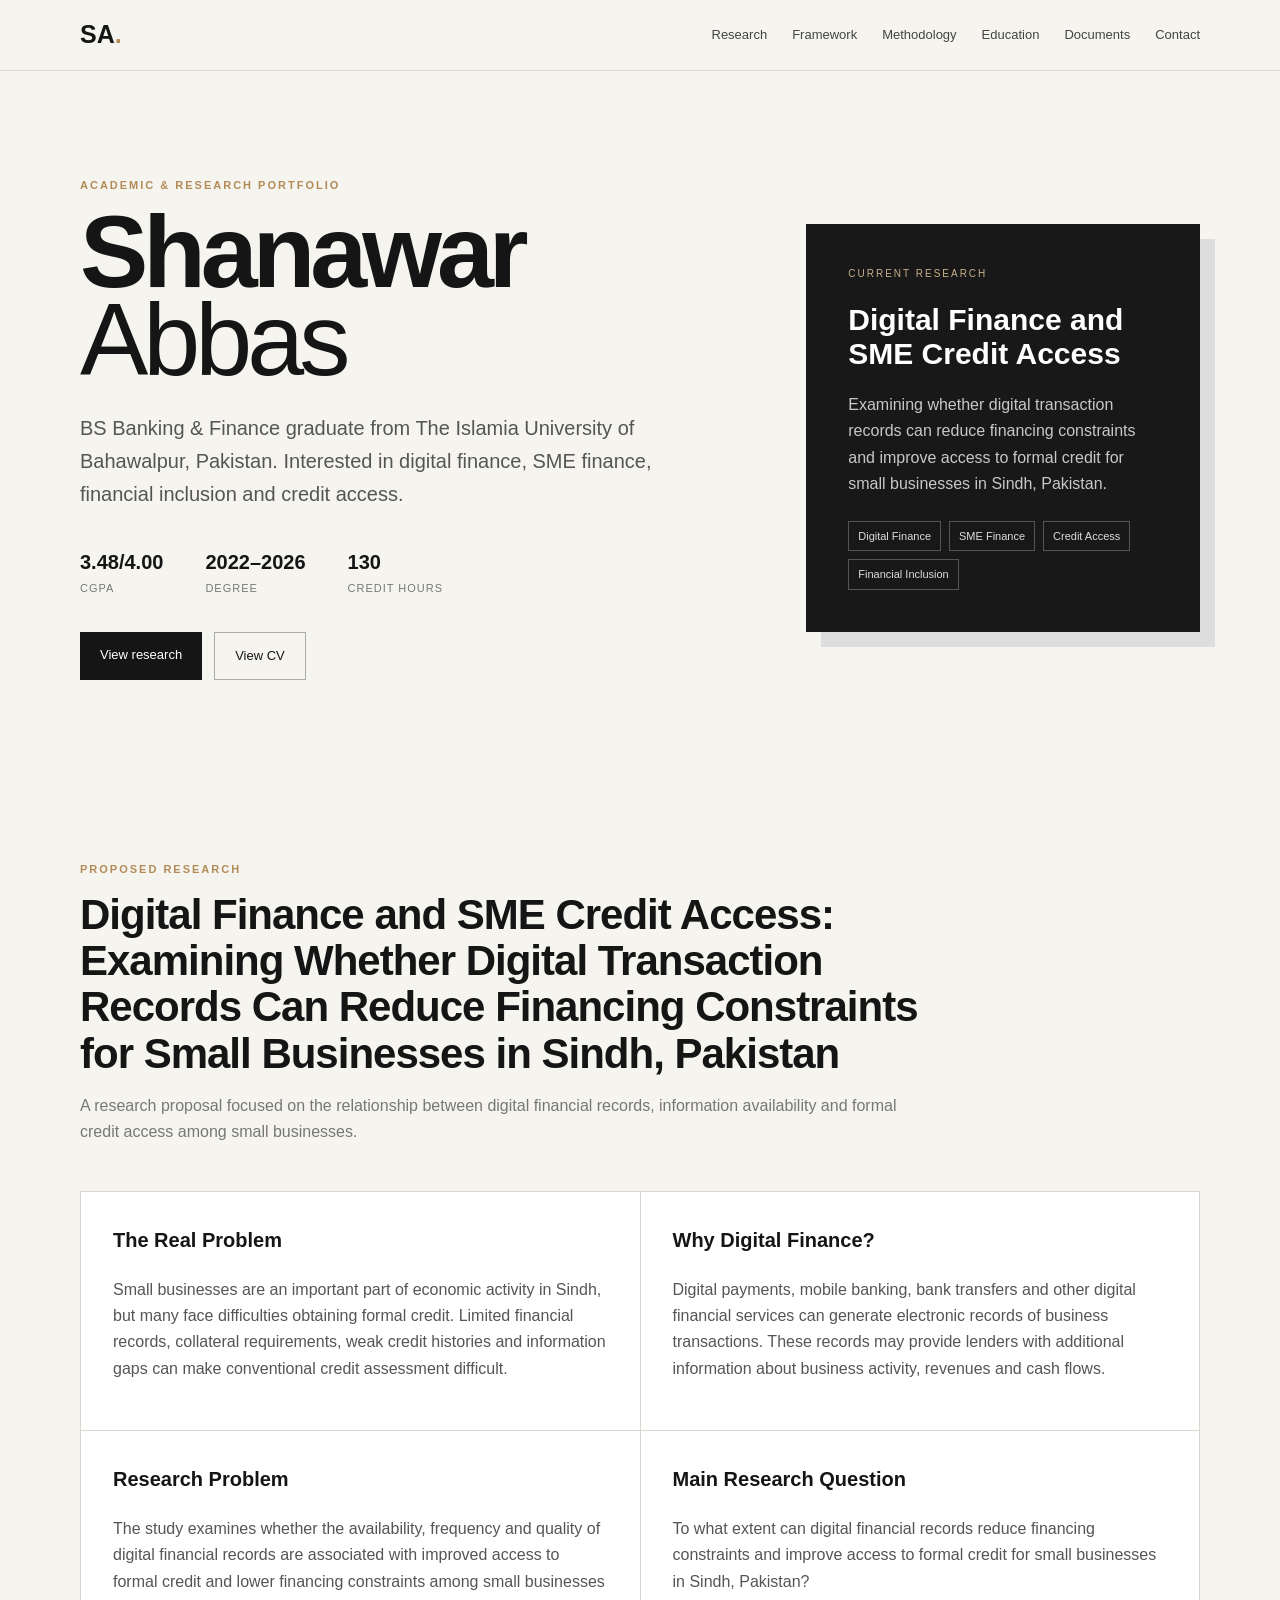
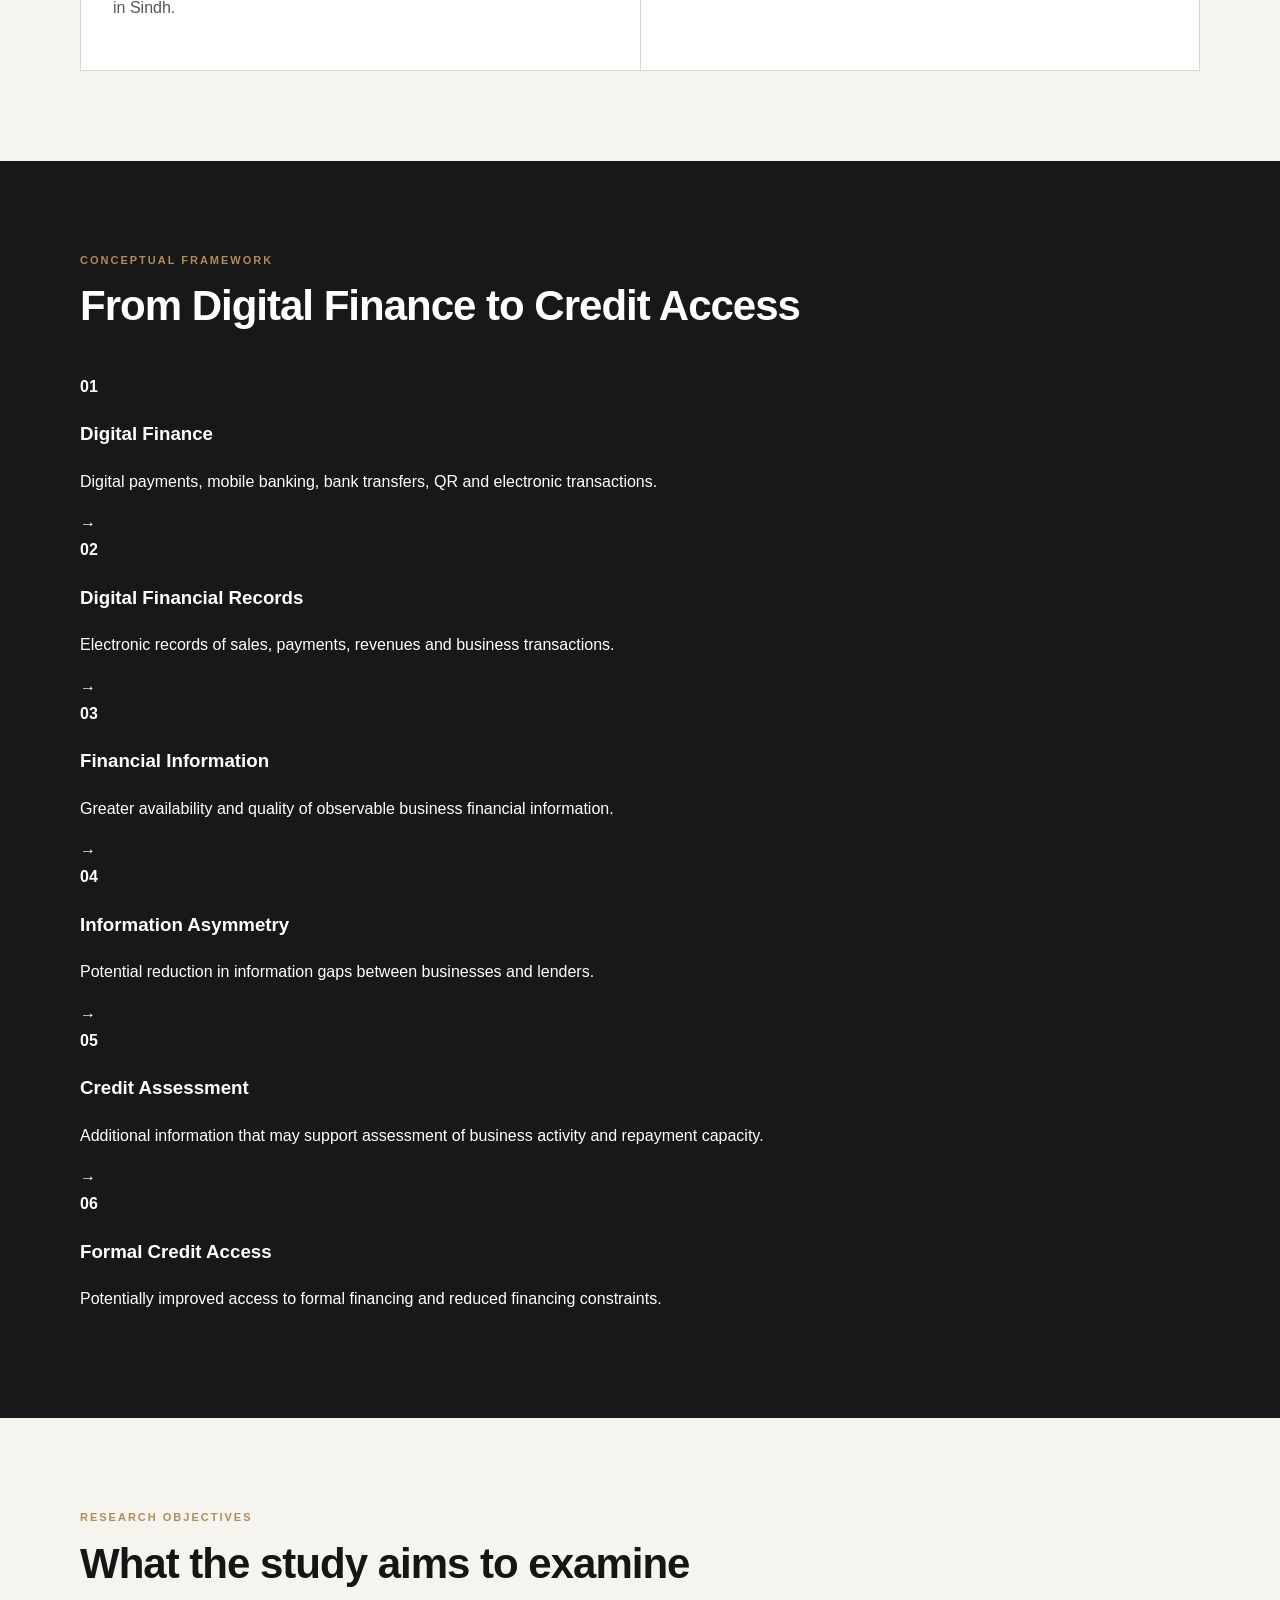
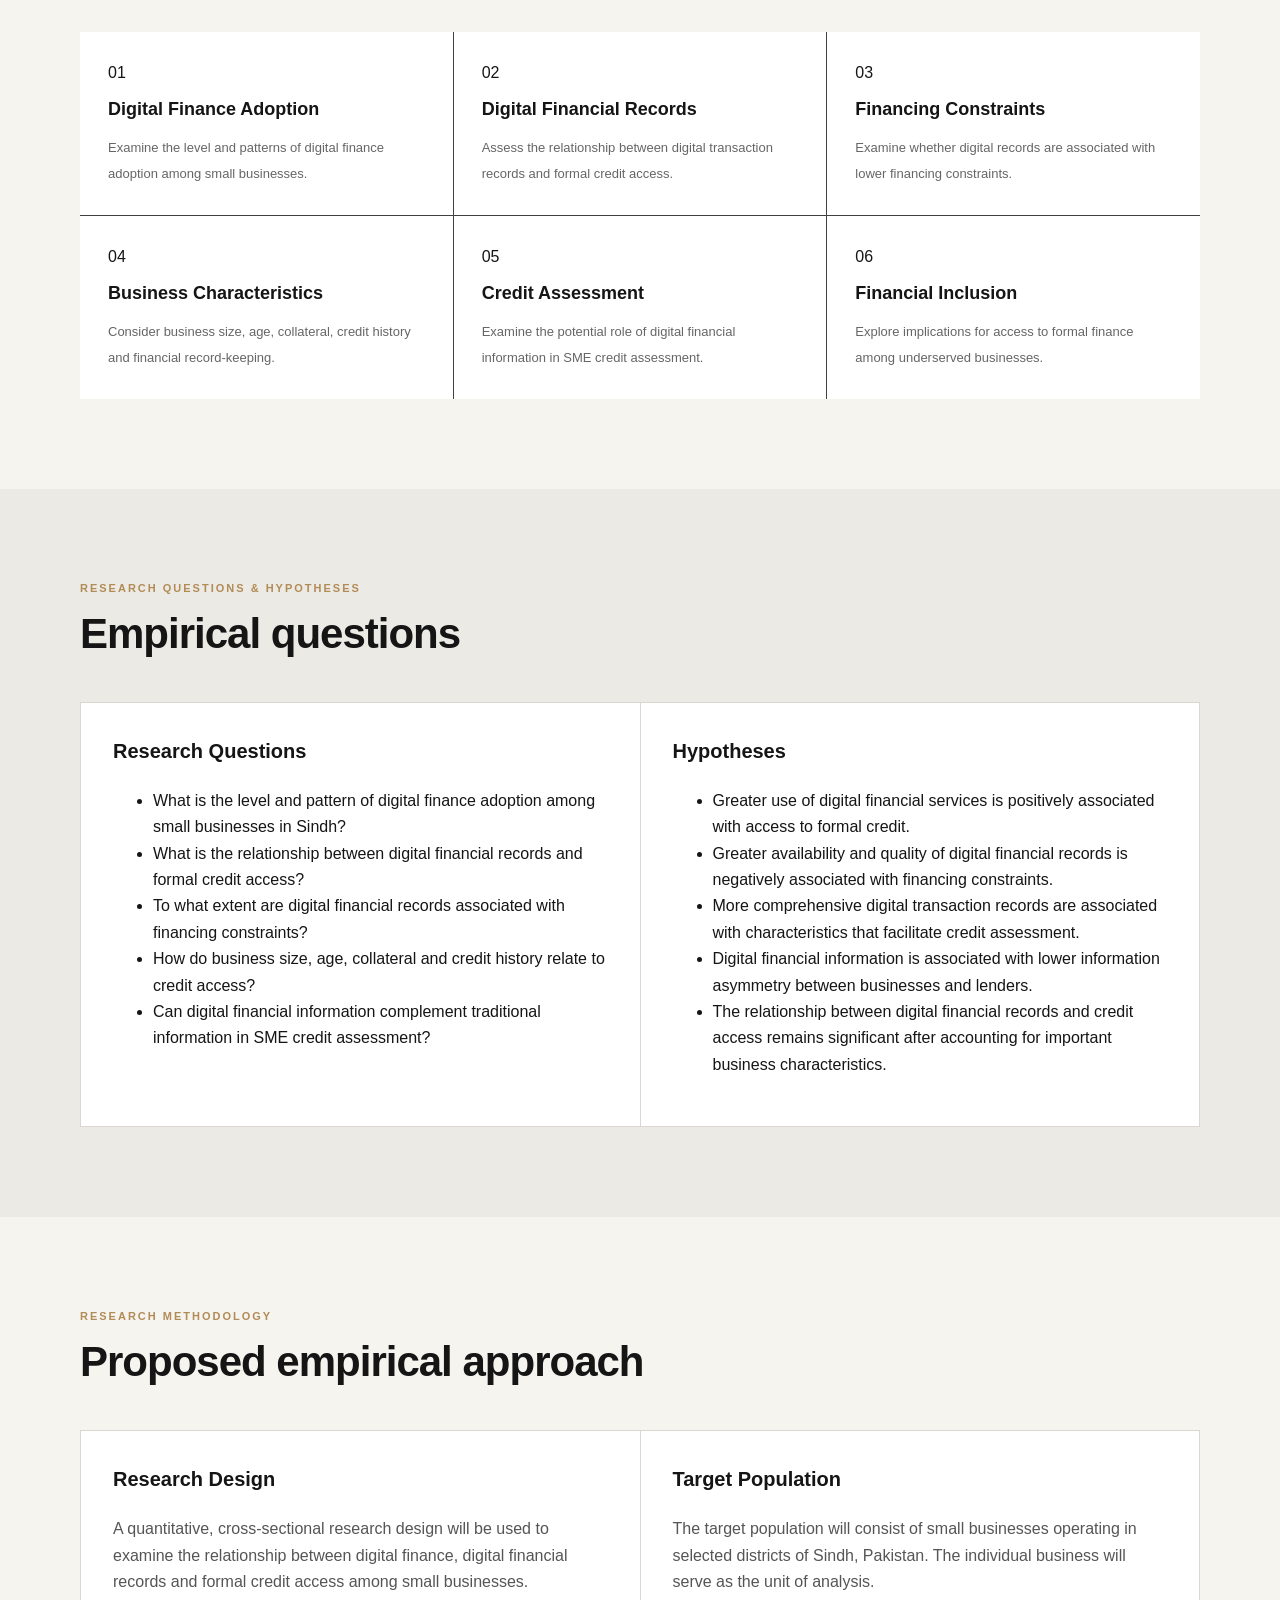
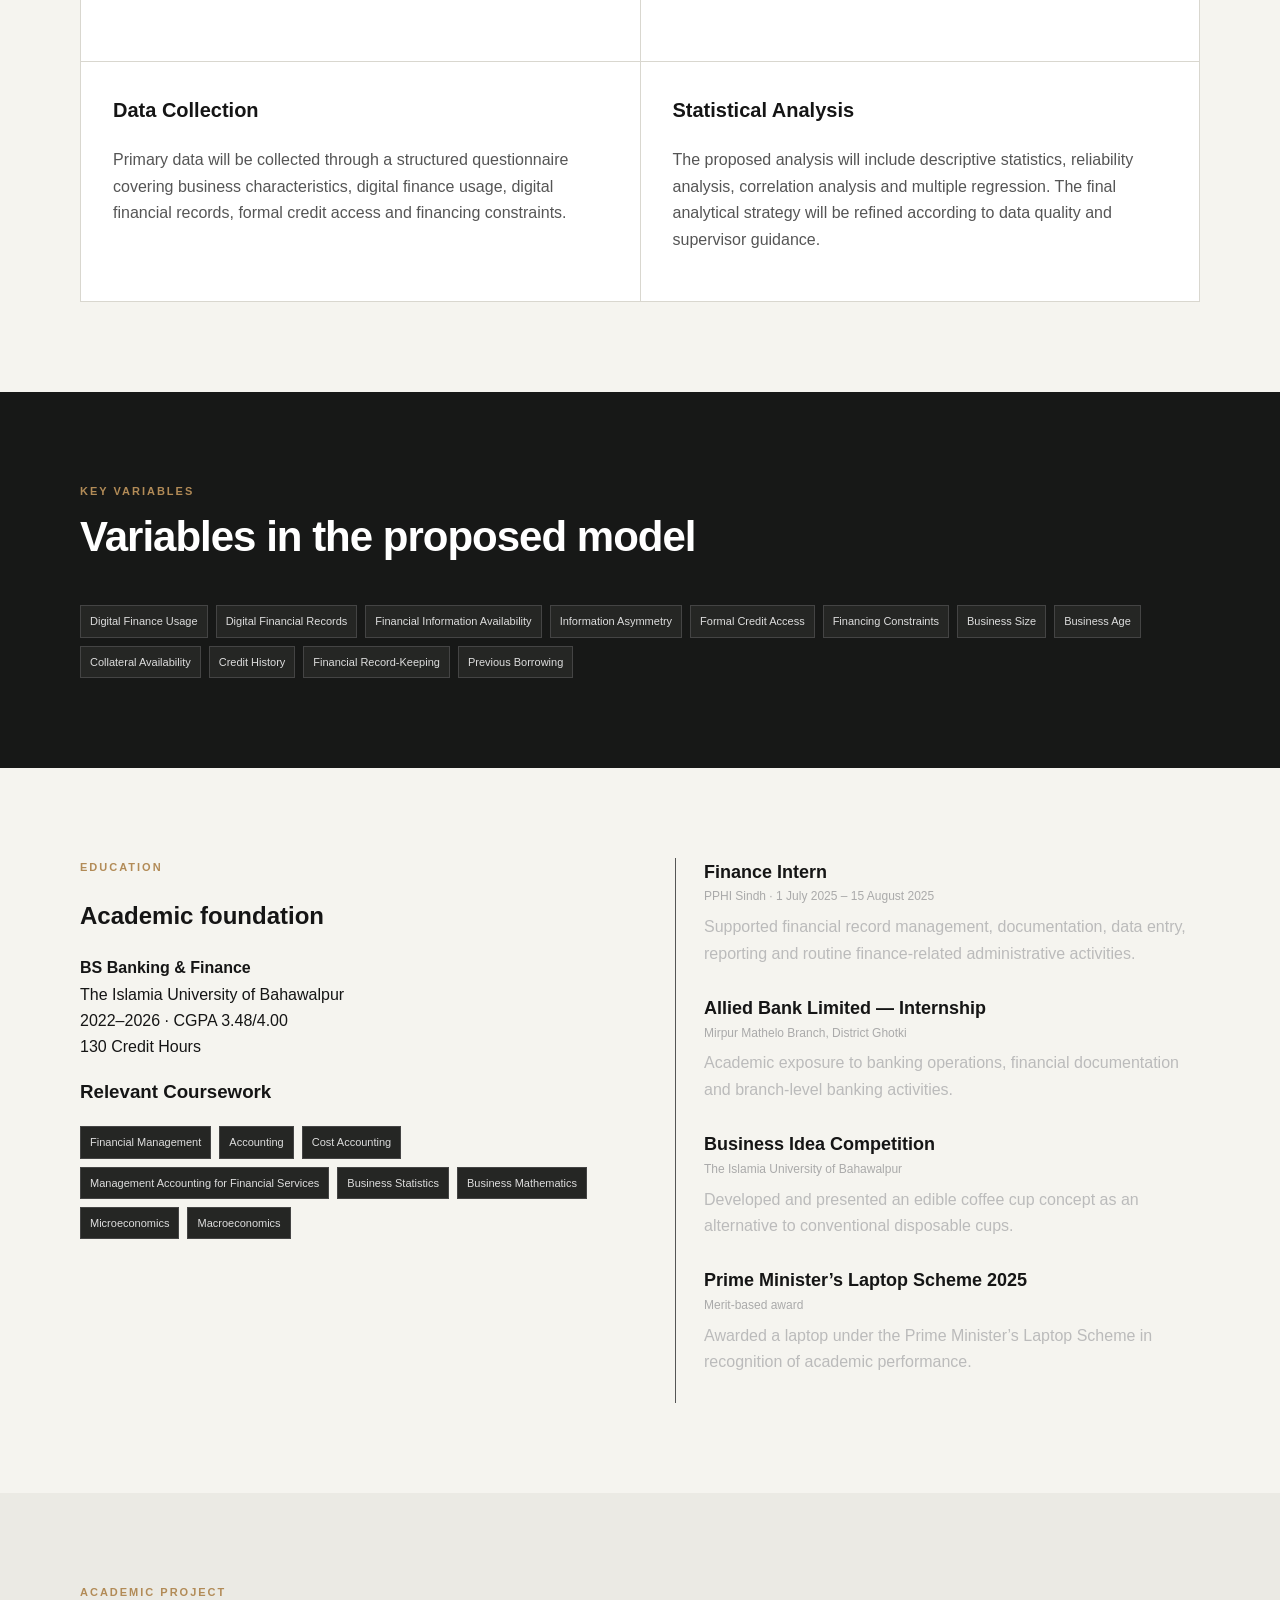
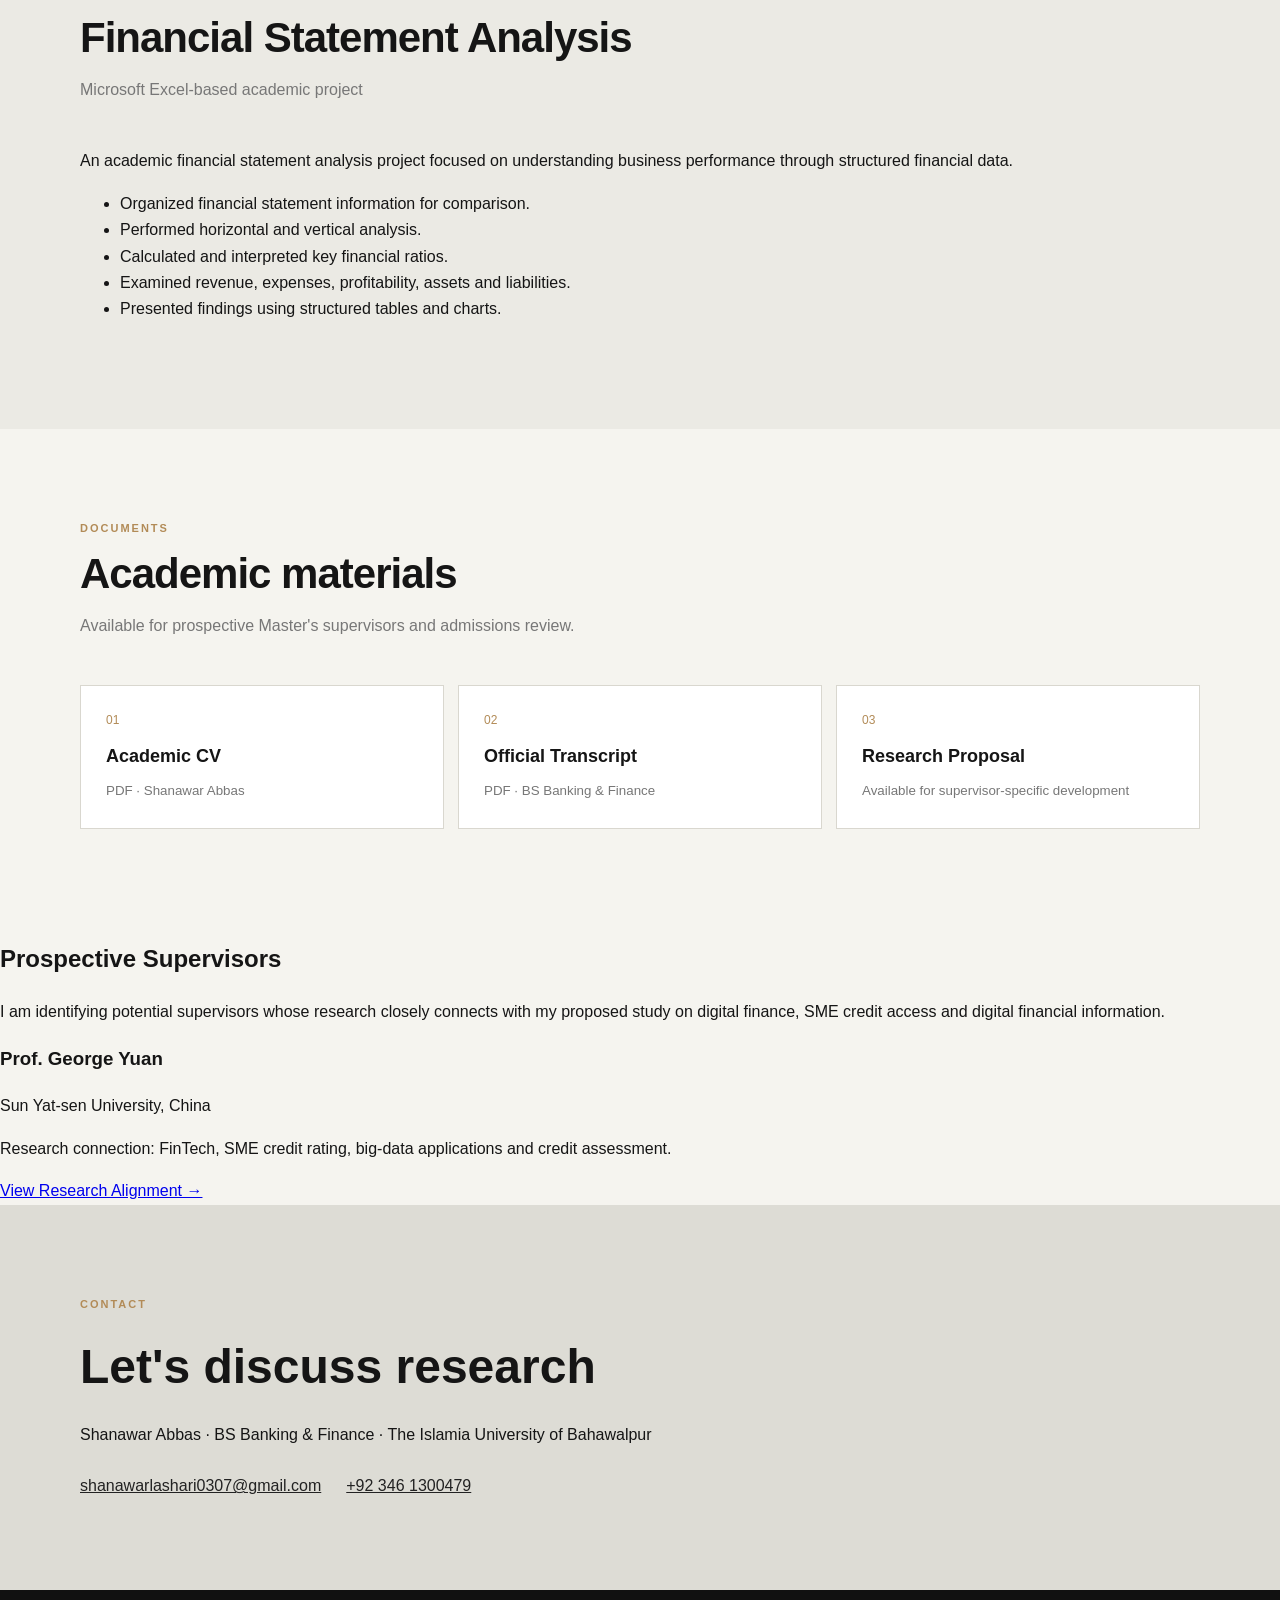
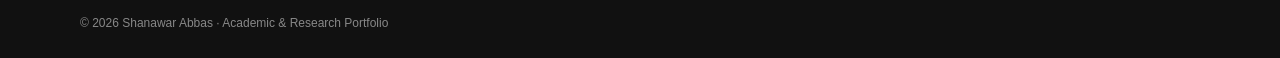
<file: index.html>
<!DOCTYPE html>
<html lang="en">
<head>
<meta charset="UTF-8">
<meta name="viewport" content="width=device-width, initial-scale=1.0">
<title>Shanawar Abbas | Banking & Finance Research</title>
<meta name="description" content="Academic and research portfolio of Shanawar Abbas, BS Banking & Finance graduate from The Islamia University of Bahawalpur, Pakistan.">
<link rel="stylesheet" href="style.css">
</head>

<body>

<header class="nav">
<div class="container nav-inner">
<a class="brand" href="index.html">SA<span>.</span></a>
<nav>
<a href="#research">Research</a>
<a href="#framework">Framework</a>
<a href="#methodology">Methodology</a>
<a href="#education">Education</a>
<a href="#documents">Documents</a>
<a href="#contact">Contact</a>
</nav>
</div>
</header>

<main>

<section class="hero">
<div class="container hero-grid">

<div>
<p class="eyebrow">ACADEMIC & RESEARCH PORTFOLIO</p>

<h1>Shanawar<br><span>Abbas</span></h1>

<p class="lead">
BS Banking & Finance graduate from The Islamia University of Bahawalpur, Pakistan.
Interested in digital finance, SME finance, financial inclusion and credit access.
</p>

<div class="stats">
<div><strong>3.48/4.00</strong><small>CGPA</small></div>
<div><strong>2022–2026</strong><small>Degree</small></div>
<div><strong>130</strong><small>Credit Hours</small></div>
</div>

<div class="actions">
<a class="button" href="#research">View research</a>
<a class="button ghost" href="Shanawar_Abbas_CV.pdf" target="_blank">View CV</a>
</div>
</div>

<aside class="hero-card">
<div class="card-label">CURRENT RESEARCH</div>

<h2>Digital Finance and SME Credit Access</h2>

<p>
Examining whether digital transaction records can reduce financing constraints
and improve access to formal credit for small businesses in Sindh, Pakistan.
</p>

<div class="tags">
<span>Digital Finance</span>
<span>SME Finance</span>
<span>Credit Access</span>
<span>Financial Inclusion</span>
</div>
</aside>

</div>
</section>


<section id="research" class="section">

<div class="container">

<div class="section-head">
<p class="eyebrow">PROPOSED RESEARCH</p>

<h2>
Digital Finance and SME Credit Access:
Examining Whether Digital Transaction Records Can Reduce Financing Constraints for Small Businesses in Sindh, Pakistan
</h2>

<p>
A research proposal focused on the relationship between digital financial
records, information availability and formal credit access among small businesses.
</p>
</div>


<div class="research-grid">

<div class="paper">
<h3>The Real Problem</h3>

<p>
Small businesses are an important part of economic activity in Sindh, but many
face difficulties obtaining formal credit. Limited financial records, collateral
requirements, weak credit histories and information gaps can make conventional
credit assessment difficult.
</p>
</div>


<div class="paper">
<h3>Why Digital Finance?</h3>

<p>
Digital payments, mobile banking, bank transfers and other digital financial
services can generate electronic records of business transactions. These records
may provide lenders with additional information about business activity,
revenues and cash flows.
</p>
</div>


<div class="paper">
<h3>Research Problem</h3>

<p>
The study examines whether the availability, frequency and quality of digital
financial records are associated with improved access to formal credit and
lower financing constraints among small businesses in Sindh.
</p>
</div>


<div class="paper">
<h3>Main Research Question</h3>

<p>
To what extent can digital financial records reduce financing constraints and
improve access to formal credit for small businesses in Sindh, Pakistan?
</p>
</div>

</div>
</div>
</section>


<section id="framework" class="section dark">

<div class="container">

<div class="section-head">
<p class="eyebrow">CONCEPTUAL FRAMEWORK</p>
<h2>From Digital Finance to Credit Access</h2>
</div>

<div class="framework">

<div class="framework-step">
<strong>01</strong>
<h3>Digital Finance</h3>
<p>Digital payments, mobile banking, bank transfers, QR and electronic transactions.</p>
</div>

<div class="arrow">→</div>

<div class="framework-step">
<strong>02</strong>
<h3>Digital Financial Records</h3>
<p>Electronic records of sales, payments, revenues and business transactions.</p>
</div>

<div class="arrow">→</div>

<div class="framework-step">
<strong>03</strong>
<h3>Financial Information</h3>
<p>Greater availability and quality of observable business financial information.</p>
</div>

<div class="arrow">→</div>

<div class="framework-step">
<strong>04</strong>
<h3>Information Asymmetry</h3>
<p>Potential reduction in information gaps between businesses and lenders.</p>
</div>

<div class="arrow">→</div>

<div class="framework-step">
<strong>05</strong>
<h3>Credit Assessment</h3>
<p>Additional information that may support assessment of business activity and repayment capacity.</p>
</div>

<div class="arrow">→</div>

<div class="framework-step">
<strong>06</strong>
<h3>Formal Credit Access</h3>
<p>Potentially improved access to formal financing and reduced financing constraints.</p>
</div>

</div>

</div>
</section>


<section class="section">

<div class="container">

<div class="section-head">
<p class="eyebrow">RESEARCH OBJECTIVES</p>
<h2>What the study aims to examine</h2>
</div>

<div class="interest-grid">

<div>
01
<strong>Digital Finance Adoption</strong>
<span>Examine the level and patterns of digital finance adoption among small businesses.</span>
</div>

<div>
02
<strong>Digital Financial Records</strong>
<span>Assess the relationship between digital transaction records and formal credit access.</span>
</div>

<div>
03
<strong>Financing Constraints</strong>
<span>Examine whether digital records are associated with lower financing constraints.</span>
</div>

<div>
04
<strong>Business Characteristics</strong>
<span>Consider business size, age, collateral, credit history and financial record-keeping.</span>
</div>

<div>
05
<strong>Credit Assessment</strong>
<span>Examine the potential role of digital financial information in SME credit assessment.</span>
</div>

<div>
06
<strong>Financial Inclusion</strong>
<span>Explore implications for access to formal finance among underserved businesses.</span>
</div>

</div>

</div>
</section>


<section class="section alt">

<div class="container">

<div class="section-head">
<p class="eyebrow">RESEARCH QUESTIONS & HYPOTHESES</p>
<h2>Empirical questions</h2>
</div>

<div class="research-grid">

<div class="paper">
<h3>Research Questions</h3>

<ul>
<li>What is the level and pattern of digital finance adoption among small businesses in Sindh?</li>
<li>What is the relationship between digital financial records and formal credit access?</li>
<li>To what extent are digital financial records associated with financing constraints?</li>
<li>How do business size, age, collateral and credit history relate to credit access?</li>
<li>Can digital financial information complement traditional information in SME credit assessment?</li>
</ul>
</div>

<div class="paper">
<h3>Hypotheses</h3>

<ul>
<li>Greater use of digital financial services is positively associated with access to formal credit.</li>
<li>Greater availability and quality of digital financial records is negatively associated with financing constraints.</li>
<li>More comprehensive digital transaction records are associated with characteristics that facilitate credit assessment.</li>
<li>Digital financial information is associated with lower information asymmetry between businesses and lenders.</li>
<li>The relationship between digital financial records and credit access remains significant after accounting for important business characteristics.</li>
</ul>
</div>

</div>

</div>
</section>


<section id="methodology" class="section">

<div class="container">

<div class="section-head">
<p class="eyebrow">RESEARCH METHODOLOGY</p>
<h2>Proposed empirical approach</h2>
</div>

<div class="research-grid">

<div class="paper">
<h3>Research Design</h3>
<p>
A quantitative, cross-sectional research design will be used to examine the
relationship between digital finance, digital financial records and formal
credit access among small businesses.
</p>
</div>

<div class="paper">
<h3>Target Population</h3>
<p>
The target population will consist of small businesses operating in selected
districts of Sindh, Pakistan. The individual business will serve as the unit
of analysis.
</p>
</div>

<div class="paper">
<h3>Data Collection</h3>
<p>
Primary data will be collected through a structured questionnaire covering
business characteristics, digital finance usage, digital financial records,
formal credit access and financing constraints.
</p>
</div>

<div class="paper">
<h3>Statistical Analysis</h3>
<p>
The proposed analysis will include descriptive statistics, reliability analysis,
correlation analysis and multiple regression. The final analytical strategy
will be refined according to data quality and supervisor guidance.
</p>
</div>

</div>

</div>
</section>


<section class="section dark">

<div class="container">

<div class="section-head">
<p class="eyebrow">KEY VARIABLES</p>
<h2>Variables in the proposed model</h2>
</div>

<div class="course-list">
<span>Digital Finance Usage</span>
<span>Digital Financial Records</span>
<span>Financial Information Availability</span>
<span>Information Asymmetry</span>
<span>Formal Credit Access</span>
<span>Financing Constraints</span>
<span>Business Size</span>
<span>Business Age</span>
<span>Collateral Availability</span>
<span>Credit History</span>
<span>Financial Record-Keeping</span>
<span>Previous Borrowing</span>
</div>

</div>
</section>


<section id="education" class="section">

<div class="container two-col">

<div>

<p class="eyebrow">EDUCATION</p>

<h2>Academic foundation</h2>

<p class="muted">
<strong>BS Banking & Finance</strong><br>
The Islamia University of Bahawalpur<br>
2022–2026 · CGPA 3.48/4.00<br>
130 Credit Hours
</p>

<h3>Relevant Coursework</h3>

<div class="course-list">
<span>Financial Management</span>
<span>Accounting</span>
<span>Cost Accounting</span>
<span>Management Accounting for Financial Services</span>
<span>Business Statistics</span>
<span>Business Mathematics</span>
<span>Microeconomics</span>
<span>Macroeconomics</span>
</div>

</div>


<div class="timeline">

<div>
<b>Finance Intern</b>
<span>PPHI Sindh · 1 July 2025 – 15 August 2025</span>
<p>
Supported financial record management, documentation, data entry, reporting
and routine finance-related administrative activities.
</p>
</div>

<div>
<b>Allied Bank Limited — Internship</b>
<span>Mirpur Mathelo Branch, District Ghotki</span>
<p>
Academic exposure to banking operations, financial documentation and branch-level
banking activities.
</p>
</div>

<div>
<b>Business Idea Competition</b>
<span>The Islamia University of Bahawalpur</span>
<p>
Developed and presented an edible coffee cup concept as an alternative to
conventional disposable cups.
</p>
</div>

<div>
<b>Prime Minister’s Laptop Scheme 2025</b>
<span>Merit-based award</span>
<p>
Awarded a laptop under the Prime Minister’s Laptop Scheme in recognition of
academic performance.
</p>
</div>

</div>

</div>
</section>


<section class="section alt">

<div class="container">

<div class="section-head">
<p class="eyebrow">ACADEMIC PROJECT</p>
<h2>Financial Statement Analysis</h2>
<p>Microsoft Excel-based academic project</p>
</div>

<div class="project-content">

<p>
An academic financial statement analysis project focused on understanding
business performance through structured financial data.
</p>

<ul>
<li>Organized financial statement information for comparison.</li>
<li>Performed horizontal and vertical analysis.</li>
<li>Calculated and interpreted key financial ratios.</li>
<li>Examined revenue, expenses, profitability, assets and liabilities.</li>
<li>Presented findings using structured tables and charts.</li>
</ul>

</div>

</div>
</section>


<section id="documents" class="section">

<div class="container">

<div class="section-head">
<p class="eyebrow">DOCUMENTS</p>
<h2>Academic materials</h2>
<p>Available for prospective Master's supervisors and admissions review.</p>
</div>

<div class="doc-grid">

<a class="doc" href="Shanawar_Abbas_CV.pdf" target="_blank">
<span>01</span>
<strong>Academic CV</strong>
<small>PDF · Shanawar Abbas</small>
</a>

<a class="doc" href="Shanawar_Abbas_Transcript.pdf" target="_blank">
<span>02</span>
<strong>Official Transcript</strong>
<small>PDF · BS Banking & Finance</small>
</a>

<div class="doc pending">
<span>03</span>
<strong>Research Proposal</strong>
<small>Available for supervisor-specific development</small>
</div>

</div>

</div>
</section>


<section class="card">

    <h2>Prospective Supervisors</h2>

    <p>
        I am identifying potential supervisors whose research closely
        connects with my proposed study on digital finance, SME credit
        access and digital financial information.
    </p>

    <div class="highlight">

        <h3>Prof. George Yuan</h3>

        <p>
            Sun Yat-sen University, China
        </p>

        <p>
            Research connection: FinTech, SME credit rating,
            big-data applications and credit assessment.
        </p>

        <a href="professor-george-yuan.html">
            View Research Alignment →
        </a>

    </div>

</section>


<section id="contact" class="section contact">

<div class="container">

<p class="eyebrow">CONTACT</p>

<h2>Let's discuss research</h2>

<p>
Shanawar Abbas · BS Banking & Finance · The Islamia University of Bahawalpur
</p>

<div class="contact-links">
<a href="mailto:shanawarlashari0307@gmail.com">shanawarlashari0307@gmail.com</a>
<a href="tel:+923461300479">+92 346 1300479</a>
</div>

</div>

</section>

</main>

<footer>
<div class="container">
© 2026 Shanawar Abbas · Academic & Research Portfolio
</div>
</footer>

</body>
</html>
</file>
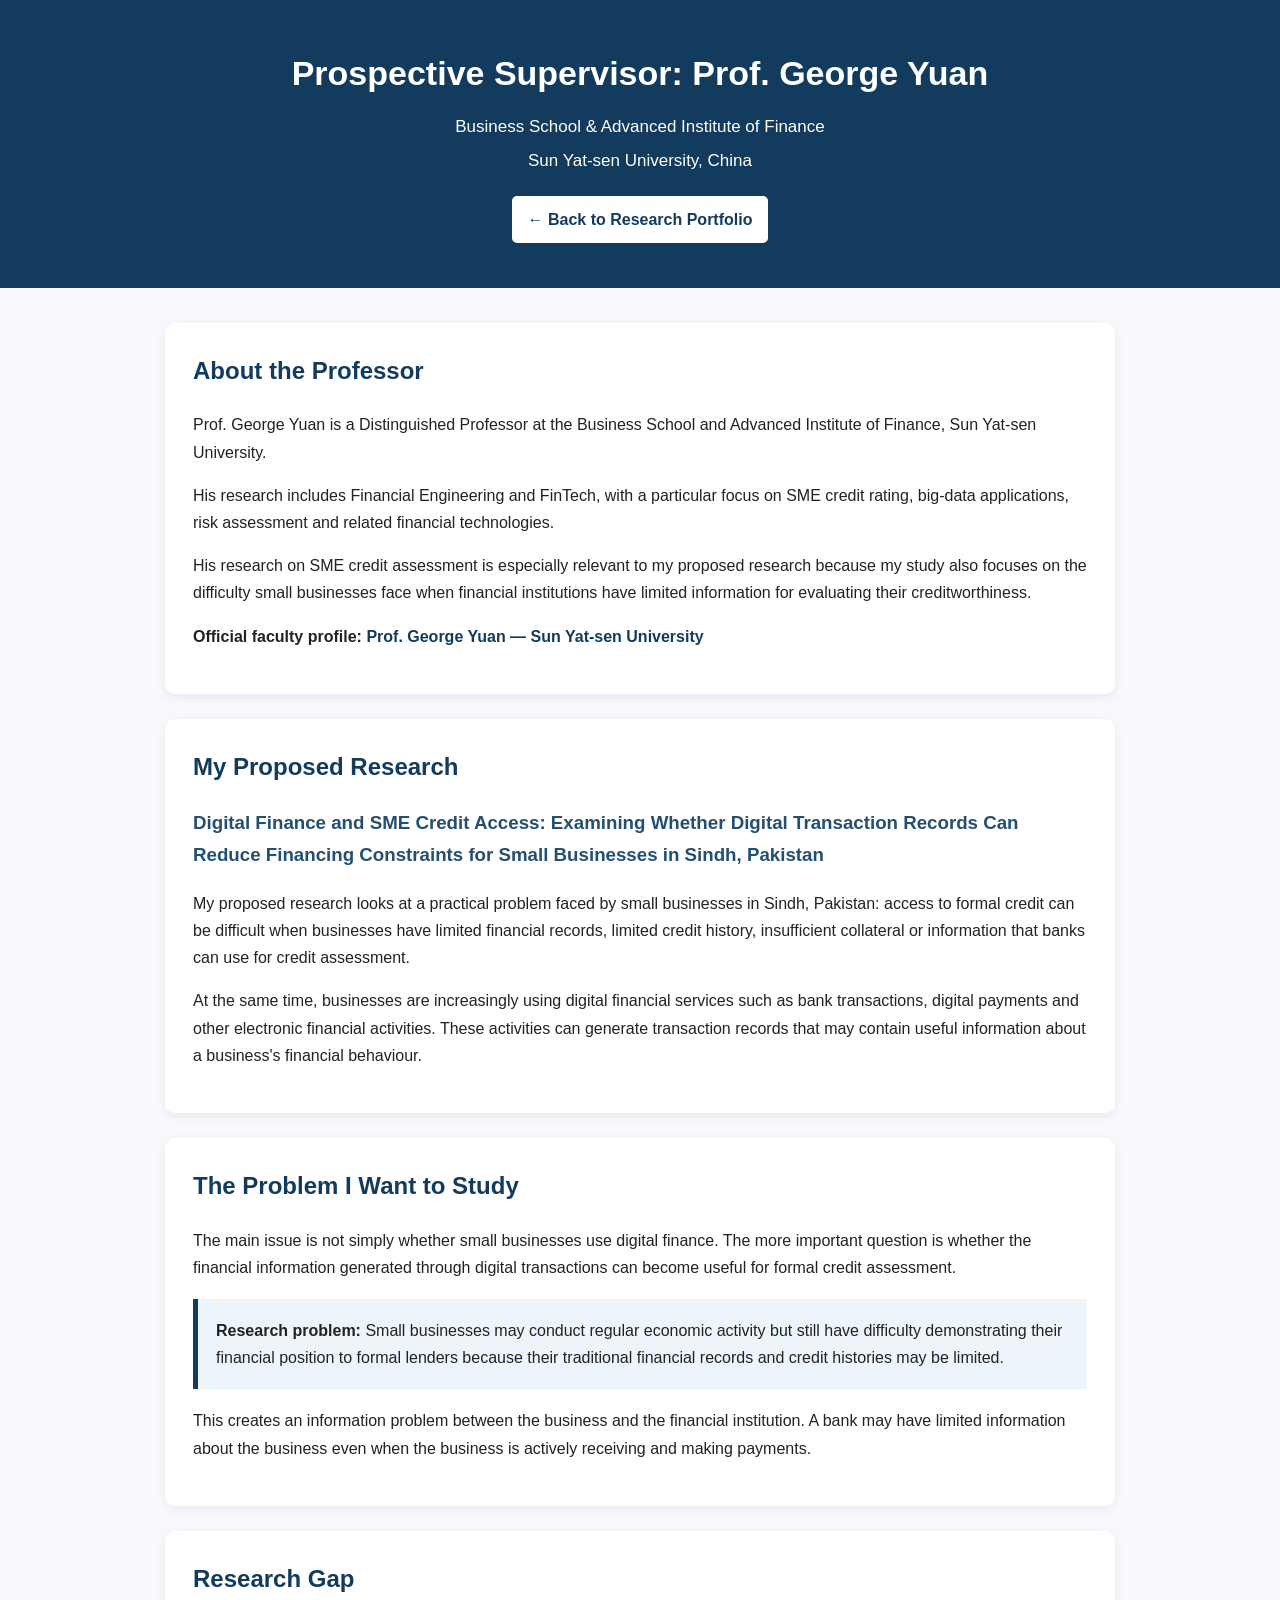
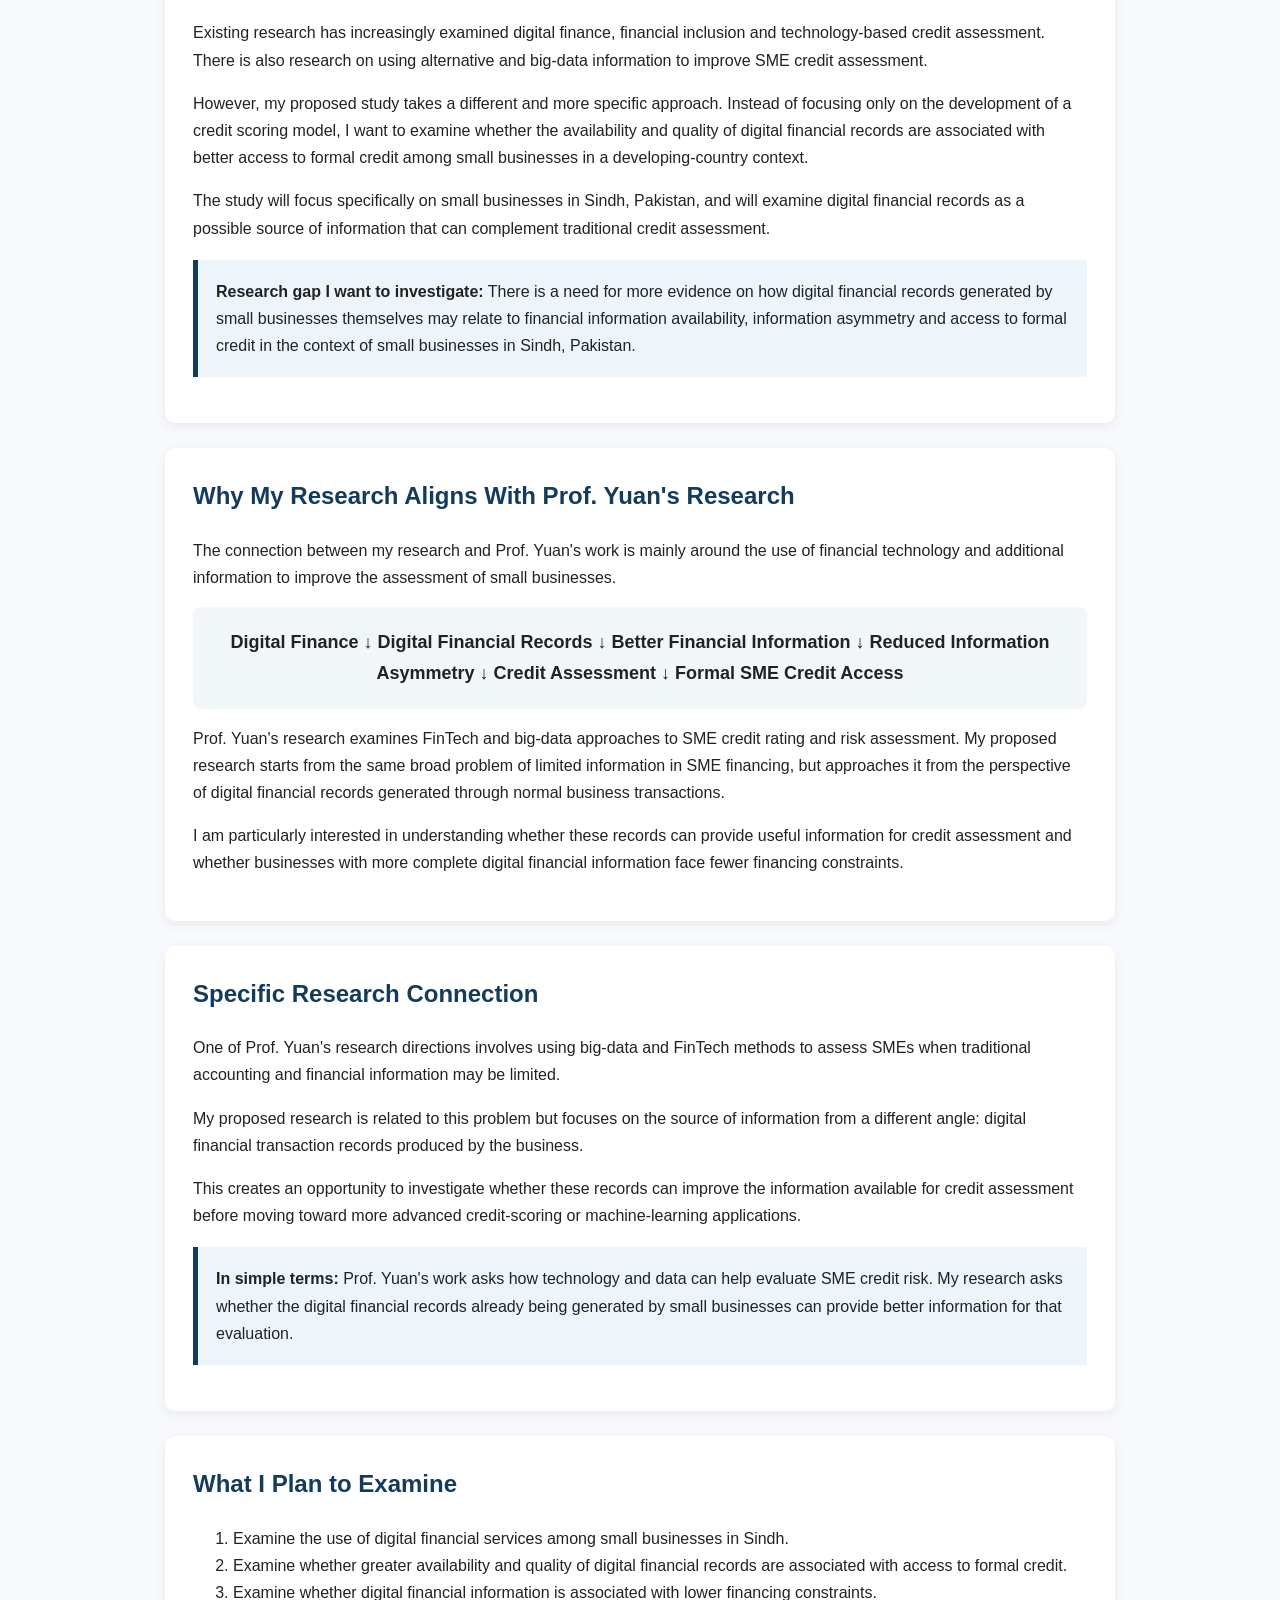
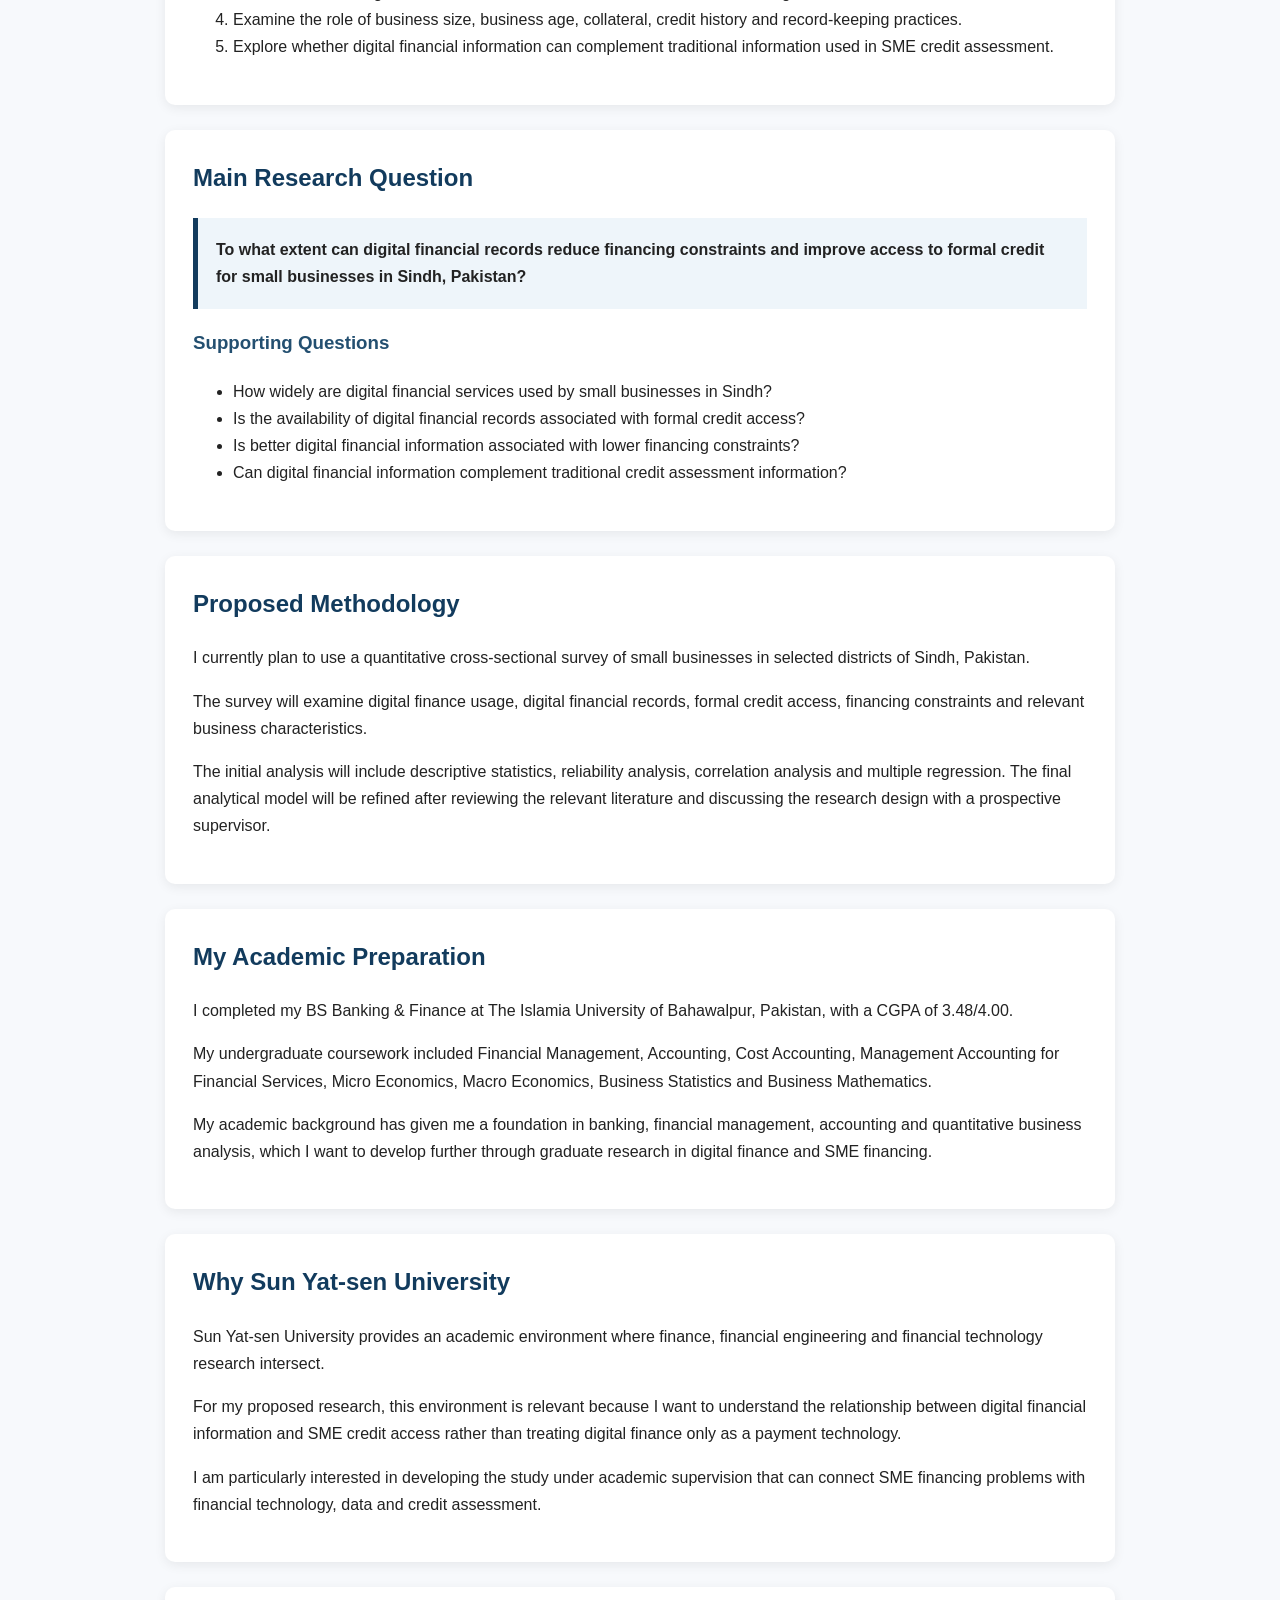
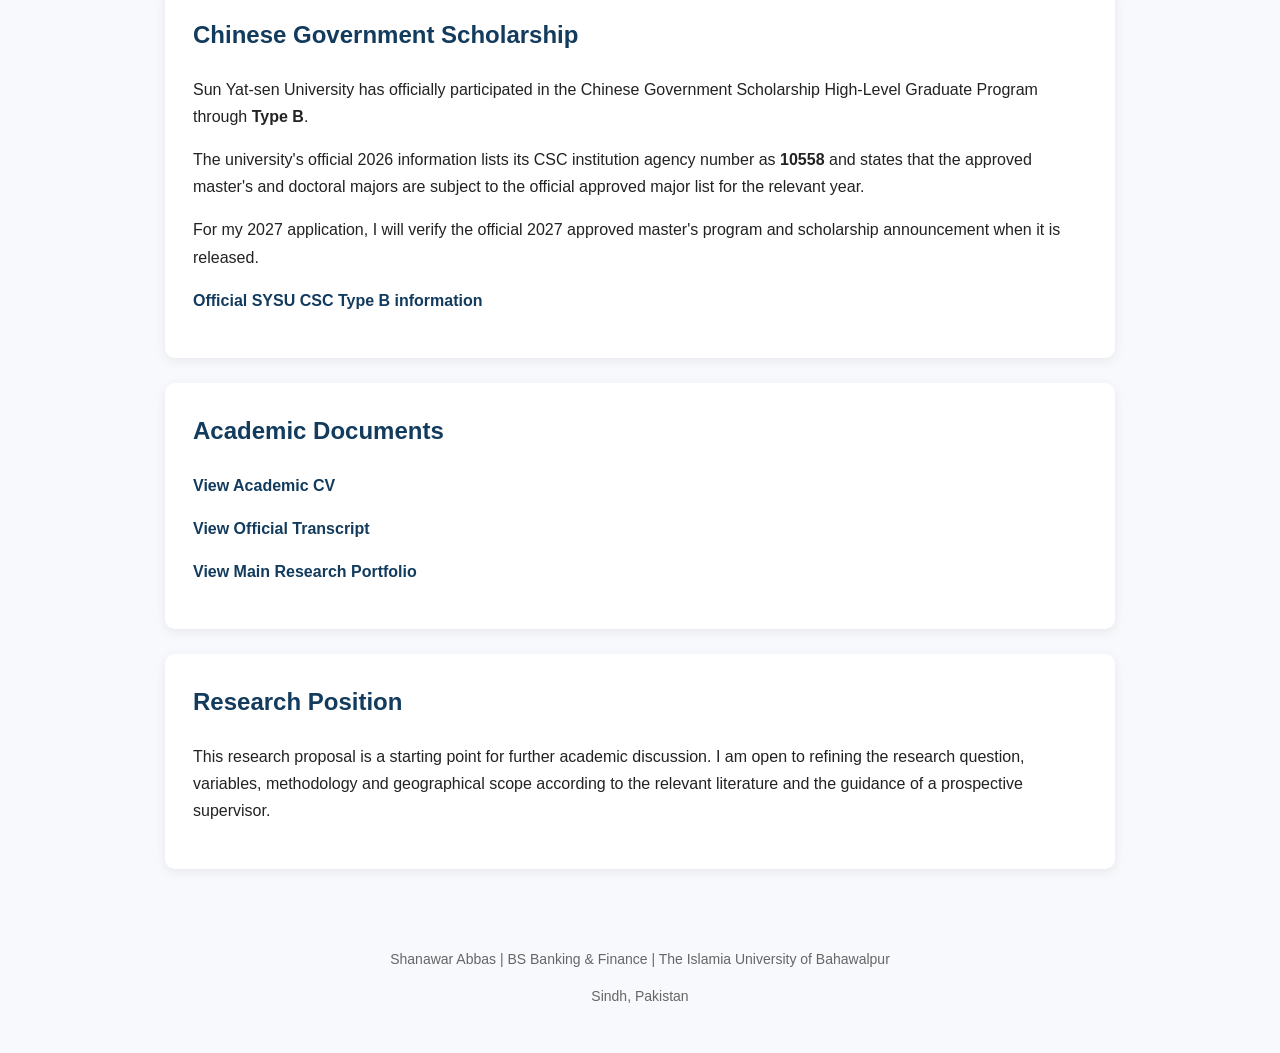
<file: professor-george-yuan.html>
<!DOCTYPE html>
<html lang="en">
<head>
<meta charset="UTF-8">
<meta name="viewport" content="width=device-width, initial-scale=1.0">

<title>Prospective Supervisor | Prof. George Yuan | Shanawar Abbas</title>

<style>
    body {
        margin: 0;
        font-family: Arial, Helvetica, sans-serif;
        background: #f7f9fc;
        color: #222;
        line-height: 1.7;
    }

    header {
        background: #123b5d;
        color: white;
        padding: 45px 20px;
        text-align: center;
    }

    header h1 {
        margin: 0 0 10px;
        font-size: 34px;
    }

    header p {
        margin: 5px 0;
        font-size: 17px;
    }

    .container {
        max-width: 950px;
        margin: 35px auto;
        padding: 0 20px;
    }

    .card {
        background: white;
        padding: 28px;
        margin-bottom: 25px;
        border-radius: 10px;
        box-shadow: 0 3px 12px rgba(0,0,0,0.07);
    }

    h2 {
        color: #123b5d;
        margin-top: 0;
    }

    h3 {
        color: #234f70;
    }

    .highlight {
        background: #eef5fa;
        border-left: 5px solid #123b5d;
        padding: 18px;
        margin: 18px 0;
    }

    .framework {
        text-align: center;
        font-weight: bold;
        font-size: 18px;
        padding: 20px;
        background: #f1f6f9;
        border-radius: 8px;
    }

    .tag {
        display: inline-block;
        background: #e9f0f5;
        padding: 7px 12px;
        margin: 5px;
        border-radius: 5px;
        font-size: 14px;
    }

    a {
        color: #123b5d;
        text-decoration: none;
        font-weight: bold;
    }

    a:hover {
        text-decoration: underline;
    }

    footer {
        text-align: center;
        padding: 30px;
        color: #666;
        font-size: 14px;
    }

    .back {
        display: inline-block;
        margin-top: 15px;
        padding: 10px 16px;
        background: white;
        color: #123b5d;
        border-radius: 5px;
    }
</style>
</head>

<body>

<header>

    <h1>Prospective Supervisor: Prof. George Yuan</h1>

    <p>Business School & Advanced Institute of Finance</p>

    <p>Sun Yat-sen University, China</p>

    <a class="back" href="index.html">← Back to Research Portfolio</a>

</header>


<div class="container">


<!-- PROFESSOR -->

<section class="card">

    <h2>About the Professor</h2>

    <p>
        Prof. George Yuan is a Distinguished Professor at the Business School
        and Advanced Institute of Finance, Sun Yat-sen University.
    </p>

    <p>
        His research includes Financial Engineering and FinTech, with a
        particular focus on SME credit rating, big-data applications,
        risk assessment and related financial technologies.
    </p>

    <p>
        His research on SME credit assessment is especially relevant to my
        proposed research because my study also focuses on the difficulty
        small businesses face when financial institutions have limited
        information for evaluating their creditworthiness.
    </p>

    <p>
        <strong>Official faculty profile:</strong>
        <a href="https://bus.sysu.edu.cn/en/node/6187" target="_blank">
            Prof. George Yuan — Sun Yat-sen University
        </a>
    </p>

</section>


<!-- MY RESEARCH -->

<section class="card">

    <h2>My Proposed Research</h2>

    <h3>
        Digital Finance and SME Credit Access:
        Examining Whether Digital Transaction Records Can Reduce
        Financing Constraints for Small Businesses in Sindh, Pakistan
    </h3>

    <p>
        My proposed research looks at a practical problem faced by small
        businesses in Sindh, Pakistan: access to formal credit can be difficult
        when businesses have limited financial records, limited credit history,
        insufficient collateral or information that banks can use for credit
        assessment.
    </p>

    <p>
        At the same time, businesses are increasingly using digital financial
        services such as bank transactions, digital payments and other
        electronic financial activities. These activities can generate
        transaction records that may contain useful information about a
        business's financial behaviour.
    </p>

</section>


<!-- PROBLEM -->

<section class="card">

    <h2>The Problem I Want to Study</h2>

    <p>
        The main issue is not simply whether small businesses use digital
        finance. The more important question is whether the financial
        information generated through digital transactions can become useful
        for formal credit assessment.
    </p>

    <div class="highlight">

        <strong>Research problem:</strong>

        Small businesses may conduct regular economic activity but still have
        difficulty demonstrating their financial position to formal lenders
        because their traditional financial records and credit histories may
        be limited.

    </div>

    <p>
        This creates an information problem between the business and the
        financial institution. A bank may have limited information about the
        business even when the business is actively receiving and making
        payments.
    </p>

</section>


<!-- RESEARCH GAP -->

<section class="card">

    <h2>Research Gap</h2>

    <p>
        Existing research has increasingly examined digital finance,
        financial inclusion and technology-based credit assessment.
        There is also research on using alternative and big-data information
        to improve SME credit assessment.
    </p>

    <p>
        However, my proposed study takes a different and more specific
        approach. Instead of focusing only on the development of a credit
        scoring model, I want to examine whether the availability and quality
        of digital financial records are associated with better access to
        formal credit among small businesses in a developing-country context.
    </p>

    <p>
        The study will focus specifically on small businesses in Sindh,
        Pakistan, and will examine digital financial records as a possible
        source of information that can complement traditional credit
        assessment.
    </p>

    <div class="highlight">

        <strong>Research gap I want to investigate:</strong>

        There is a need for more evidence on how digital financial records
        generated by small businesses themselves may relate to financial
        information availability, information asymmetry and access to formal
        credit in the context of small businesses in Sindh, Pakistan.

    </div>

</section>


<!-- ALIGNMENT -->

<section class="card">

    <h2>Why My Research Aligns With Prof. Yuan's Research</h2>

    <p>
        The connection between my research and Prof. Yuan's work is mainly
        around the use of financial technology and additional information
        to improve the assessment of small businesses.
    </p>

    <div class="framework">

        Digital Finance
        ↓
        Digital Financial Records
        ↓
        Better Financial Information
        ↓
        Reduced Information Asymmetry
        ↓
        Credit Assessment
        ↓
        Formal SME Credit Access

    </div>

    <p>
        Prof. Yuan's research examines FinTech and big-data approaches to
        SME credit rating and risk assessment. My proposed research starts
        from the same broad problem of limited information in SME financing,
        but approaches it from the perspective of digital financial records
        generated through normal business transactions.
    </p>

    <p>
        I am particularly interested in understanding whether these records
        can provide useful information for credit assessment and whether
        businesses with more complete digital financial information face
        fewer financing constraints.
    </p>

</section>


<!-- SPECIFIC CONNECTION -->

<section class="card">

    <h2>Specific Research Connection</h2>

    <p>
        One of Prof. Yuan's research directions involves using big-data and
        FinTech methods to assess SMEs when traditional accounting and
        financial information may be limited.
    </p>

    <p>
        My proposed research is related to this problem but focuses on the
        source of information from a different angle: digital financial
        transaction records produced by the business.
    </p>

    <p>
        This creates an opportunity to investigate whether these records can
        improve the information available for credit assessment before
        moving toward more advanced credit-scoring or machine-learning
        applications.
    </p>

    <div class="highlight">

        <strong>In simple terms:</strong>

        Prof. Yuan's work asks how technology and data can help evaluate
        SME credit risk. My research asks whether the digital financial
        records already being generated by small businesses can provide
        better information for that evaluation.

    </div>

</section>


<!-- RESEARCH OBJECTIVES -->

<section class="card">

    <h2>What I Plan to Examine</h2>

    <ol>

        <li>
            Examine the use of digital financial services among small
            businesses in Sindh.
        </li>

        <li>
            Examine whether greater availability and quality of digital
            financial records are associated with access to formal credit.
        </li>

        <li>
            Examine whether digital financial information is associated with
            lower financing constraints.
        </li>

        <li>
            Examine the role of business size, business age, collateral,
            credit history and record-keeping practices.
        </li>

        <li>
            Explore whether digital financial information can complement
            traditional information used in SME credit assessment.
        </li>

    </ol>

</section>


<!-- QUESTIONS -->

<section class="card">

    <h2>Main Research Question</h2>

    <div class="highlight">

        <strong>
        To what extent can digital financial records reduce financing
        constraints and improve access to formal credit for small businesses
        in Sindh, Pakistan?
        </strong>

    </div>

    <h3>Supporting Questions</h3>

    <ul>

        <li>
            How widely are digital financial services used by small businesses
            in Sindh?
        </li>

        <li>
            Is the availability of digital financial records associated with
            formal credit access?
        </li>

        <li>
            Is better digital financial information associated with lower
            financing constraints?
        </li>

        <li>
            Can digital financial information complement traditional credit
            assessment information?
        </li>

    </ul>

</section>


<!-- METHODOLOGY -->

<section class="card">

    <h2>Proposed Methodology</h2>

    <p>
        I currently plan to use a quantitative cross-sectional survey of small
        businesses in selected districts of Sindh, Pakistan.
    </p>

    <p>
        The survey will examine digital finance usage, digital financial
        records, formal credit access, financing constraints and relevant
        business characteristics.
    </p>

    <p>
        The initial analysis will include descriptive statistics, reliability
        analysis, correlation analysis and multiple regression. The final
        analytical model will be refined after reviewing the relevant
        literature and discussing the research design with a prospective
        supervisor.
    </p>

</section>


<!-- ACADEMIC PREPARATION -->

<section class="card">

    <h2>My Academic Preparation</h2>

    <p>
        I completed my BS Banking & Finance at The Islamia University of
        Bahawalpur, Pakistan, with a CGPA of 3.48/4.00.
    </p>

    <p>
        My undergraduate coursework included Financial Management, Accounting,
        Cost Accounting, Management Accounting for Financial Services,
        Micro Economics, Macro Economics, Business Statistics and Business
        Mathematics.
    </p>

    <p>
        My academic background has given me a foundation in banking,
        financial management, accounting and quantitative business analysis,
        which I want to develop further through graduate research in digital
        finance and SME financing.
    </p>

</section>


<!-- WHY CHINA / SYSU -->

<section class="card">

    <h2>Why Sun Yat-sen University</h2>

    <p>
        Sun Yat-sen University provides an academic environment where
        finance, financial engineering and financial technology research
        intersect.
    </p>

    <p>
        For my proposed research, this environment is relevant because I want
        to understand the relationship between digital financial information
        and SME credit access rather than treating digital finance only as a
        payment technology.
    </p>

    <p>
        I am particularly interested in developing the study under academic
        supervision that can connect SME financing problems with financial
        technology, data and credit assessment.
    </p>

</section>


<!-- CSC -->

<section class="card">

    <h2>Chinese Government Scholarship</h2>

    <p>
        Sun Yat-sen University has officially participated in the Chinese
        Government Scholarship High-Level Graduate Program through
        <strong>Type B</strong>.
    </p>

    <p>
        The university's official 2026 information lists its CSC institution
        agency number as <strong>10558</strong> and states that the approved
        master's and doctoral majors are subject to the official approved
        major list for the relevant year.
    </p>

    <p>
        For my 2027 application, I will verify the official 2027 approved
        master's program and scholarship announcement when it is released.
    </p>

    <p>
        <a href="https://iso.sysu.edu.cn/en/application/scholarship/1420667.htm"
           target="_blank">
           Official SYSU CSC Type B information
        </a>
    </p>

</section>


<!-- DOCUMENTS -->

<section class="card">

    <h2>Academic Documents</h2>

    <p>
        <a href="Shanawar_Abbas_CV.pdf" target="_blank">
            View Academic CV
        </a>
    </p>

    <p>
        <a href="Shanawar_Abbas_Transcript.pdf" target="_blank">
            View Official Transcript
        </a>
    </p>

    <p>
        <a href="index.html" target="_blank">
            View Main Research Portfolio
        </a>
    </p>

</section>


<!-- NOTE -->

<section class="card">

    <h2>Research Position</h2>

    <p>
        This research proposal is a starting point for further academic
        discussion. I am open to refining the research question, variables,
        methodology and geographical scope according to the relevant
        literature and the guidance of a prospective supervisor.
    </p>

</section>


</div>


<footer>

    <p>
        Shanawar Abbas | BS Banking & Finance | The Islamia University of Bahawalpur
    </p>

    <p>
        Sindh, Pakistan
    </p>

</footer>

</body>
</html>
</file>
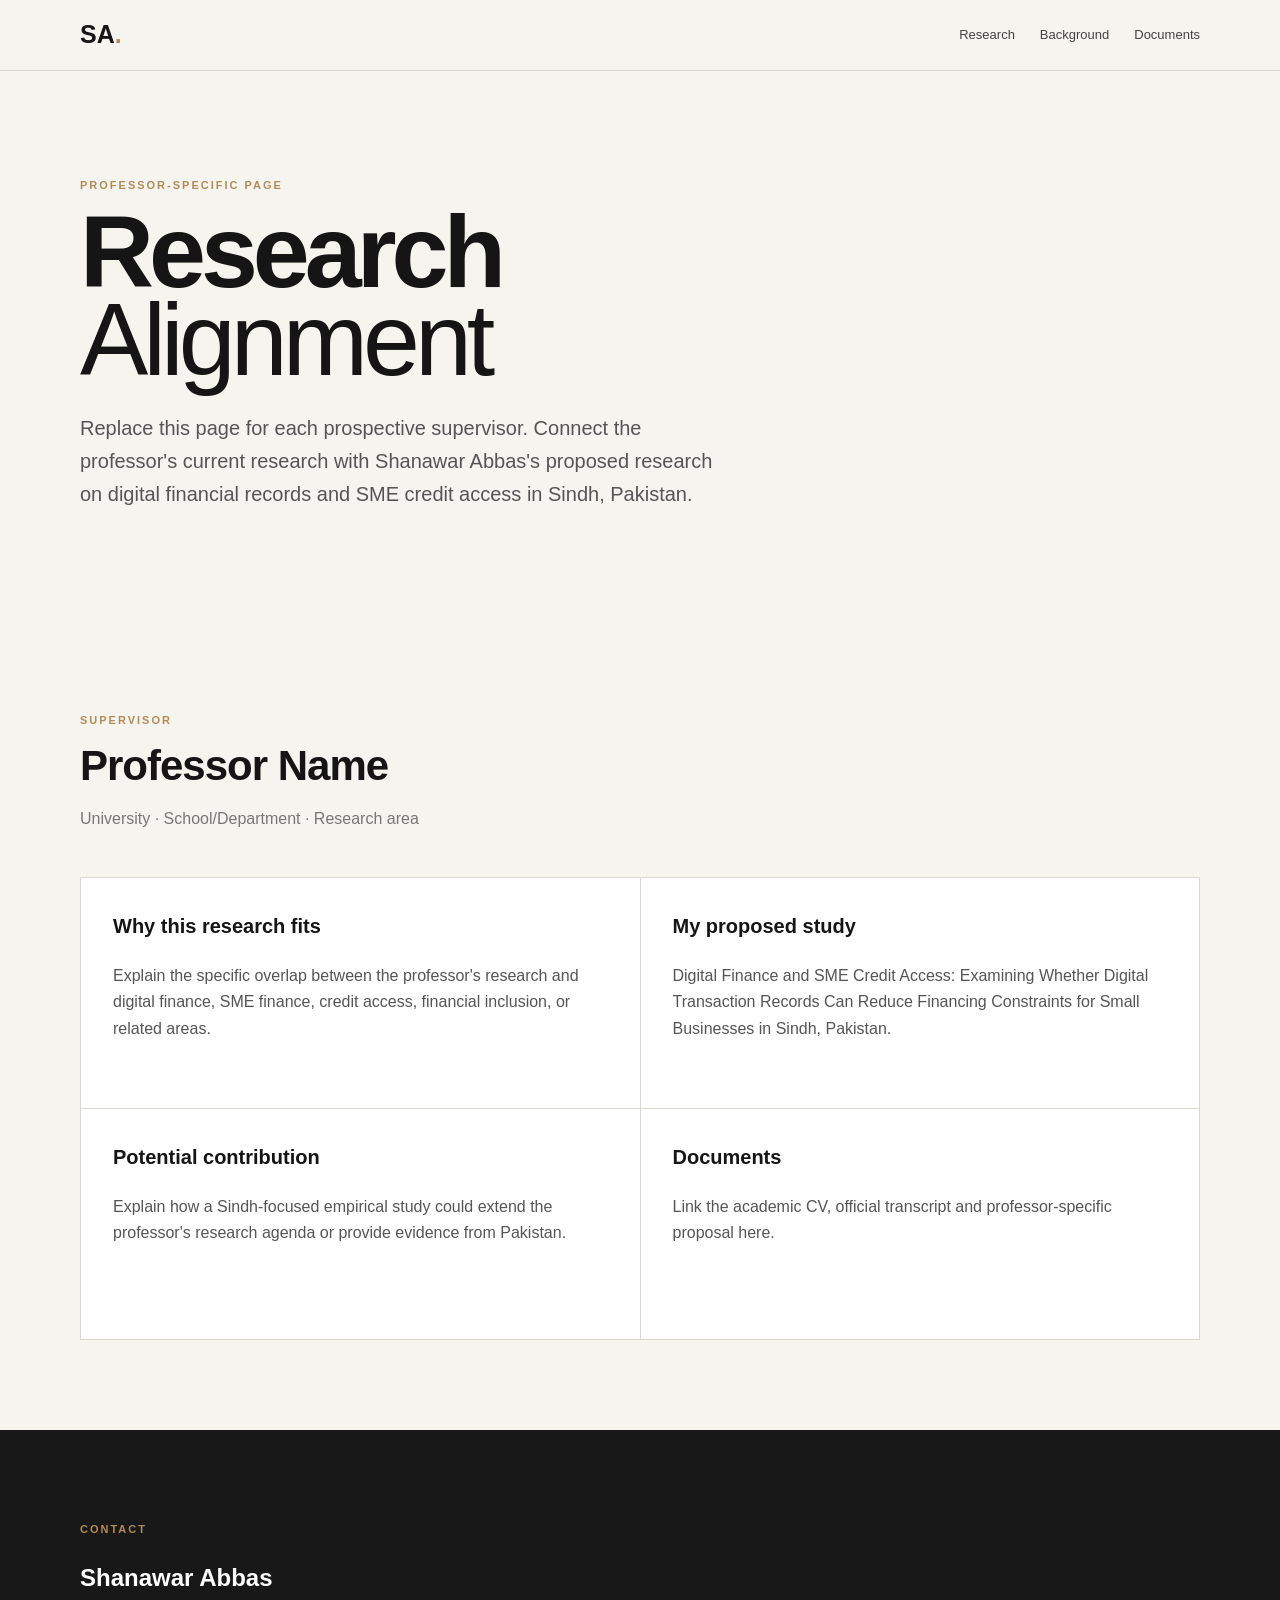
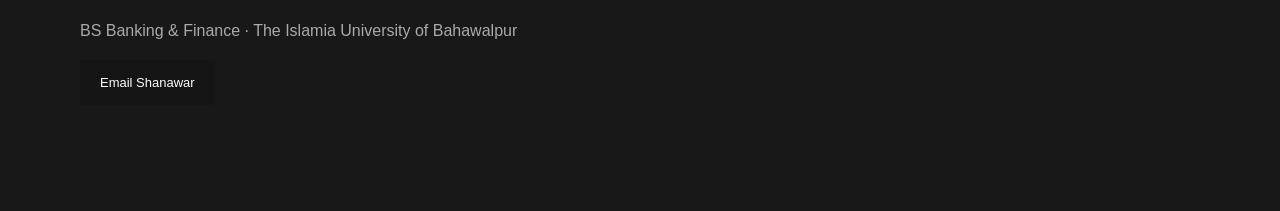
<file: template.html>
<!DOCTYPE html><html lang="en"><head><meta charset="UTF-8"><meta name="viewport" content="width=device-width, initial-scale=1.0"><title>Professor Alignment | Shanawar Abbas</title><link rel="stylesheet" href="../style.css"></head><body><header class="nav"><div class="container nav-inner"><a class="brand" href="../index.html">SA<span>.</span></a><nav><a href="../index.html#research">Research</a><a href="../index.html#education">Background</a><a href="../index.html#documents">Documents</a></nav></div></header><main><section class="hero"><div class="container"><p class="eyebrow">PROFESSOR-SPECIFIC PAGE</p><h1>Research<br><span>Alignment</span></h1><p class="lead">Replace this page for each prospective supervisor. Connect the professor's current research with Shanawar Abbas's proposed research on digital financial records and SME credit access in Sindh, Pakistan.</p></div></section><section class="section"><div class="container"><div class="section-head"><p class="eyebrow">SUPERVISOR</p><h2>Professor Name</h2><p>University · School/Department · Research area</p></div><div class="research-grid"><div class="paper"><h3>Why this research fits</h3><p>Explain the specific overlap between the professor's research and digital finance, SME finance, credit access, financial inclusion, or related areas.</p></div><div class="paper"><h3>My proposed study</h3><p>Digital Finance and SME Credit Access: Examining Whether Digital Transaction Records Can Reduce Financing Constraints for Small Businesses in Sindh, Pakistan.</p></div><div class="paper"><h3>Potential contribution</h3><p>Explain how a Sindh-focused empirical study could extend the professor's research agenda or provide evidence from Pakistan.</p></div><div class="paper"><h3>Documents</h3><p>Link the academic CV, official transcript and professor-specific proposal here.</p></div></div></div></section><section class="section dark"><div class="container"><p class="eyebrow">CONTACT</p><h2>Shanawar Abbas</h2><p class="muted">BS Banking & Finance · The Islamia University of Bahawalpur</p><p><a class="button" href="mailto:shanawarlashari0307@gmail.com">Email Shanawar</a></p></div></section></main></body></html>
</file>
<file: style.css>
:root{--bg:#f5f4ef;--ink:#151515;--muted:#666;--line:#d9d7cf;--dark:#171817;--paper:#fff;--accent:#b28b57}*{box-sizing:border-box}html{scroll-behavior:smooth}body{margin:0;font-family:Arial,Helvetica,sans-serif;background:var(--bg);color:var(--ink);line-height:1.65}.container{width:min(1120px,92%);margin:auto}.nav{position:sticky;top:0;z-index:20;background:rgba(245,244,239,.94);backdrop-filter:blur(12px);border-bottom:1px solid var(--line)}.nav-inner{height:70px;display:flex;align-items:center;justify-content:space-between}.brand{font-size:25px;font-weight:800;color:var(--ink);text-decoration:none}.brand span{color:var(--accent)}nav{display:flex;gap:25px}nav a{color:#444;text-decoration:none;font-size:13px}.hero{padding:105px 0 90px}.hero-grid{display:grid;grid-template-columns:1.25fr .75fr;gap:70px;align-items:center}.eyebrow{font-size:11px;letter-spacing:2px;font-weight:800;color:var(--accent);margin:0 0 14px}.hero h1{font-size:clamp(58px,8vw,104px);line-height:.86;margin:0 0 28px;letter-spacing:-5px}.hero h1 span{font-weight:300}.lead{font-size:20px;color:#555;max-width:650px}.stats{display:flex;gap:42px;margin:35px 0}.stats div{display:flex;flex-direction:column}.stats strong{font-size:20px}.stats small{font-size:11px;text-transform:uppercase;letter-spacing:1px;color:#777}.actions{display:flex;gap:12px;flex-wrap:wrap}.button{display:inline-block;background:var(--ink);color:white;padding:12px 20px;text-decoration:none;font-size:13px}.button.ghost{background:transparent;color:var(--ink);border:1px solid #aaa}.hero-card{background:var(--dark);color:#fff;padding:42px;box-shadow:15px 15px 0 #ddd}.card-label{font-size:10px;letter-spacing:2px;color:#c8b18c}.hero-card h2{font-size:30px;line-height:1.15;margin:20px 0}.hero-card p{color:#c8c8c8}.tags{display:flex;flex-wrap:wrap;gap:8px;margin-top:24px}.tags span{border:1px solid #555;padding:5px 9px;font-size:11px;color:#ddd}.section{padding:90px 0}.section.alt{background:#ebeae4}.section.dark{background:var(--dark);color:#fff}.section-head{max-width:850px;margin-bottom:45px}.section-head h2{font-size:42px;line-height:1.1;margin:0 0 12px;letter-spacing:-1px}.section-head>p:last-child{color:#777}.dark .section-head>p:last-child,.dark .muted{color:#aaa}.research-grid{display:grid;grid-template-columns:1fr 1fr;gap:1px;background:var(--line);border:1px solid var(--line)}.paper{background:var(--paper);padding:32px;min-height:230px}.paper h3{margin-top:0;font-size:20px}.paper p{color:#555}.number-grid,.method-grid,.interest-grid{display:grid;grid-template-columns:repeat(3,1fr);gap:1px;background:#41423f}.number-grid>div,.method-grid>div{background:var(--dark);padding:30px}.number-grid b{color:var(--accent);font-size:13px;display:block;margin-bottom:15px}.number-grid strong,.method-grid h3{display:block;font-size:19px;margin-bottom:8px}.number-grid span,.method-grid p{color:#aaa;font-size:14px}.flow{display:flex;align-items:center;justify-content:center;flex-wrap:wrap;gap:10px;margin:35px 0}.flow div{border:1px solid #bbb;background:white;padding:17px 20px;text-align:center;font-size:11px;font-weight:800;letter-spacing:.7px}.flow i{font-style:normal;font-size:20px;color:var(--accent)}.framework-note{border-left:3px solid var(--accent);padding:8px 0 8px 25px}.framework-note h3{margin-bottom:5px}.framework-note p{color:#666}.two-col{display:grid;grid-template-columns:1fr 1fr;gap:70px}.two-col h3{margin-top:0}.two-col ol{padding-left:22px}.two-col li{margin-bottom:14px;color:#555}.hyp li{margin-bottom:16px}.method-grid{background:var(--line);grid-template-columns:repeat(3,1fr)}.method-grid>div{background:white;color:var(--ink)}.method-grid span{font-size:12px;color:var(--accent);font-weight:800}.method-grid p{color:#666}.course-list{display:flex;flex-wrap:wrap;gap:8px}.course-list span{background:#252624;border:1px solid #444;padding:6px 9px;font-size:11px;color:#ddd}.timeline{border-left:1px solid #555;padding-left:28px}.timeline>div{margin-bottom:27px}.timeline b{display:block;font-size:18px}.timeline span{display:block;color:#aaa;font-size:12px}.timeline p{color:#bbb;margin-top:7px}.interest-grid{grid-template-columns:repeat(3,1fr)}.interest-grid div{background:white;color:var(--ink);padding:28px}.interest-grid strong{display:block;font-size:18px;margin:9px 0}.interest-grid span{color:#666;font-size:13px}.doc-grid{display:grid;grid-template-columns:repeat(3,1fr);gap:14px}.doc{display:block;background:white;border:1px solid var(--line);padding:25px;text-decoration:none;color:var(--ink)}.doc span{display:block;color:var(--accent);font-size:12px}.doc strong{display:block;font-size:18px;margin:12px 0 5px}.doc small{color:#777}.alignment-box{background:var(--dark);color:white;padding:55px;max-width:900px}.alignment-box h2{font-size:40px;line-height:1.1;margin:0 0 16px}.alignment-box p:not(.eyebrow){color:#bbb}.alignment-box .button{margin-top:12px;background:white;color:#111}.contact{background:#dddcd5}.contact h2{font-size:48px;margin:0}.contact-links{display:flex;gap:25px;flex-wrap:wrap;margin-top:25px}.contact-links a{color:#222}.contact-links a:hover{color:var(--accent)}footer{background:#111;color:#888;padding:24px 0;font-size:12px}@media(max-width:800px){nav{display:none}.hero{padding-top:65px}.hero-grid,.two-col{grid-template-columns:1fr;gap:40px}.research-grid,.number-grid,.method-grid,.interest-grid,.doc-grid{grid-template-columns:1fr}.hero-card{box-shadow:8px 8px 0 #ddd}.section{padding:65px 0}.section-head h2,.alignment-box h2{font-size:32px}.flow{flex-direction:column}.flow i{transform:rotate(90deg)}.stats{gap:22px}}
</file>
